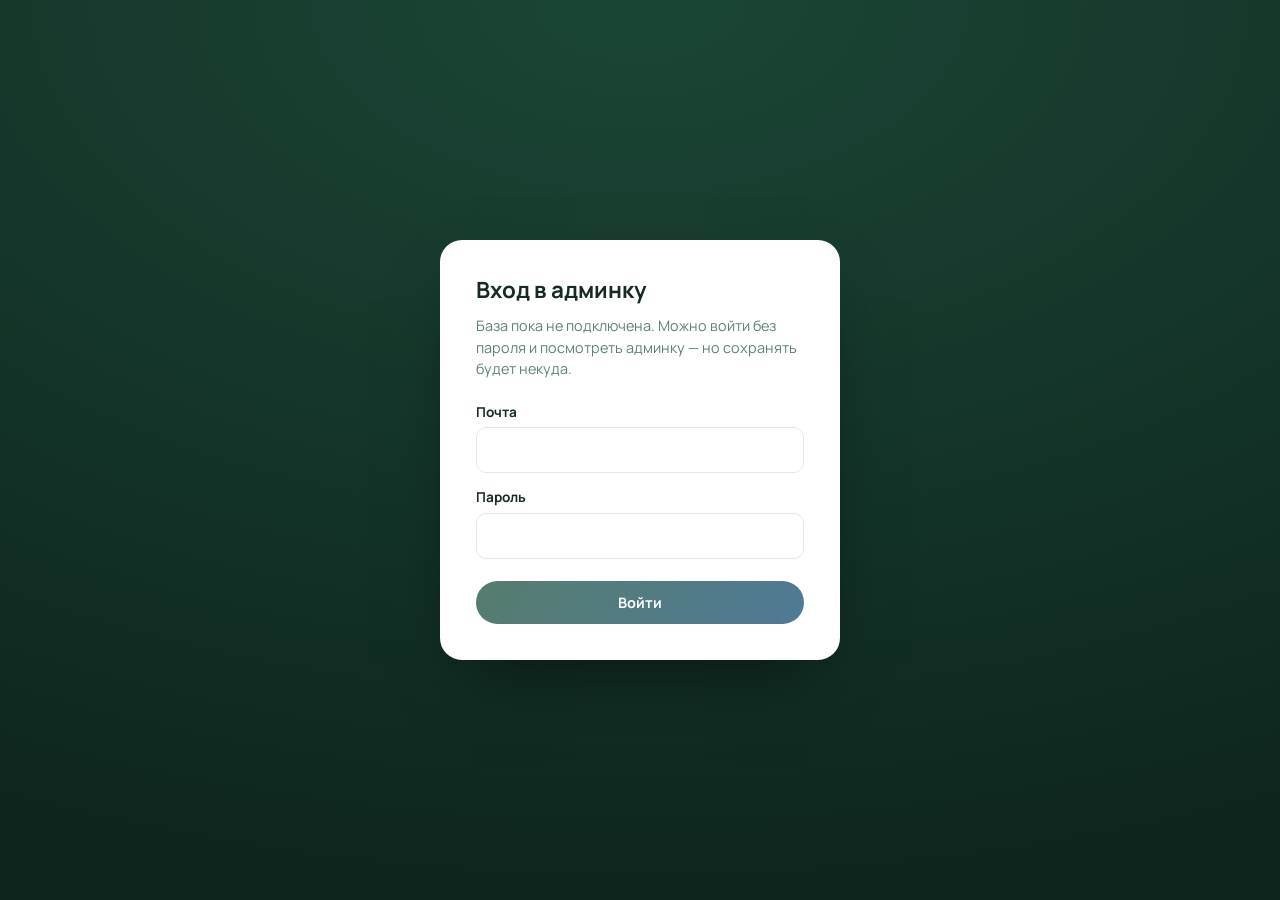
<file: admin.html>
<!DOCTYPE html>
<html lang="ru">
<head>
<meta charset="utf-8">
<meta name="viewport" content="width=device-width, initial-scale=1">
<title>Админка — Кедр и соль</title>
<meta name="robots" content="noindex, nofollow">
<link rel="icon" href="assets/favicon.svg" type="image/svg+xml">
<link rel="preconnect" href="https://fonts.googleapis.com">
<link rel="preconnect" href="https://fonts.gstatic.com" crossorigin>
<link href="https://fonts.googleapis.com/css2?family=Manrope:wght@400;500;600;700;800&display=swap" rel="stylesheet">
<link rel="stylesheet" href="css/admin.css">
</head>
<body>

<!-- Экран входа -->
<div class="login" id="login">
  <form class="login-card" id="login-form">
    <h1>Вход в админку</h1>
    <p class="login-hint" id="login-hint">Введите почту и пароль, которые вам выдали</p>

    <label>Почта
      <input type="email" id="login-email" autocomplete="username" required>
    </label>
    <label>Пароль
      <input type="password" id="login-password" autocomplete="current-password" required>
    </label>

    <p class="error" id="login-error" hidden></p>
    <button class="btn btn-primary" type="submit">Войти</button>
  </form>
</div>

<!-- Рабочий экран -->
<div class="app" id="app" hidden>
  <header class="topbar">
    <span class="topbar-brand">Админка — Кедр и соль</span>
    <div class="topbar-actions">
      <span class="status" id="status"></span>
      <a class="btn btn-ghost" href="index.html" target="_blank" rel="noopener">Открыть сайт</a>
      <button class="btn btn-primary" id="save" type="button">Сохранить</button>
      <button class="btn btn-ghost" id="logout" type="button">Выйти</button>
    </div>
  </header>

  <nav class="tabs" id="tabs">
    <button class="tab" data-panel="general" type="button">Главное</button>
    <button class="tab" data-panel="about" type="button">О салоне</button>
    <button class="tab" data-panel="courses" type="button">Услуги</button>
    <button class="tab" data-panel="cases" type="button">Галерея и отзывы</button>
    <button class="tab" data-panel="history" type="button">История</button>
  </nav>

  <main class="panel" id="panel"></main>
</div>

<div class="toast" id="toast" hidden></div>

<script src="js/config.js"></script>
<script src="js/themes.js"></script>
<script src="js/data.js"></script>
<script src="js/store.js"></script>
<script src="js/admin.js"></script>
</body>
</html>
</file>
<file: css/admin.css>
:root {
  /* Та же палитра «Эвкалипт и песок», что и на сайте (css/style.css) */
  --brand: #6f9b8b;
  --brand-deep: #567c6e;
  --brand-soft: #f5f7f6;
  --second: #8fb0c4;
  --second-deep: #4e7a95;
  --second-soft: #f5f6f8;
  --warm-soft: #f9f6f3;
  --line: #e3e8e6;
  --ink: #172b24;
  --ink-soft: #5e8275;
  --dark: #0e251d;
  --dark-2: #1b4636;
  --white: #fff;
  --bg: #f7faf8;
  --radius: 16px;
  --radius-sm: 10px;
  --font: "Manrope", system-ui, sans-serif;
  --shadow: 0 10px 30px -20px rgba(22, 60, 45, .55);
}

* { box-sizing: border-box; }

/* Синий прямоугольник подсветки нажатия на телефоне — см. css/style.css */
a, button { -webkit-tap-highlight-color: transparent; }
a:focus-visible, button:focus-visible {
  outline: 2px solid currentColor;
  outline-offset: 3px;
  border-radius: 4px;
}

/* Экран входа и рабочий экран прячутся атрибутом hidden. Браузерное правило
   [hidden] { display: none } слабее любого авторского — а у .login задан
   display: grid, из-за чего после входа форма оставалась поверх админки.
   Возвращаем атрибуту силу явным правилом. */
[hidden] { display: none !important; }

body {
  margin: 0;
  font-family: var(--font);
  background: var(--bg);
  color: var(--ink);
  line-height: 1.5;
}

h1, h2, h3 { margin: 0 0 .5em; line-height: 1.25; }

/* ---------- Buttons ---------- */
.btn {
  display: inline-flex;
  align-items: center;
  justify-content: center;
  gap: 6px;
  padding: 11px 20px;
  border: none;
  border-radius: 999px;
  font: inherit;
  font-weight: 700;
  font-size: .9rem;
  cursor: pointer;
  text-decoration: none;
  transition: transform .2s, background .2s, opacity .2s;
}
.btn:hover { transform: translateY(-1px); }
.btn:disabled { opacity: .5; cursor: default; transform: none; }

.btn-primary { background: linear-gradient(120deg, var(--brand-deep), var(--second-deep)); color: var(--white); }
.btn-ghost { background: transparent; color: var(--ink); border: 1px solid var(--line); }
.btn-ghost:hover { background: var(--brand-soft); }

.btn-small { padding: 7px 14px; font-size: .8rem; }
.btn-danger { background: transparent; color: #c0392b; border: 1px solid #f0c8c2; }
.btn-danger:hover { background: #fdf0ee; }

.btn-add {
  background: var(--second-soft);
  color: var(--second-deep);
  border: 1px dashed var(--second);
  width: 100%;
  margin-top: 10px;
}

/* ---------- Login ---------- */
.login {
  min-height: 100vh;
  display: grid;
  place-items: center;
  padding: 24px;
  background: radial-gradient(120% 100% at 50% 0%, var(--dark-2), var(--dark));
}
.login-card {
  width: min(400px, 100%);
  background: var(--white);
  border-radius: 22px;
  padding: 36px;
  box-shadow: 0 30px 70px -30px rgba(0, 0, 0, .6);
}
.login-card h1 { font-size: 1.4rem; }
.login-hint { color: var(--ink-soft); font-size: .9rem; margin: 0 0 22px; }
.login-card label { display: block; margin-bottom: 14px; font-size: .85rem; font-weight: 700; }
.login-card .btn { width: 100%; margin-top: 8px; }

.error {
  background: #fdf0ee;
  color: #c0392b;
  border-radius: var(--radius-sm);
  padding: 10px 14px;
  font-size: .85rem;
  margin: 0 0 14px;
}

/* ---------- Inputs ---------- */
input[type="text"], input[type="email"], input[type="password"], textarea, select {
  width: 100%;
  padding: 11px 14px;
  margin-top: 5px;
  border: 1px solid var(--line);
  border-radius: var(--radius-sm);
  font: inherit;
  font-size: .92rem;
  background: var(--white);
  color: var(--ink);
}
input:focus, textarea:focus, select:focus {
  outline: none;
  border-color: var(--brand);
  box-shadow: 0 0 0 3px rgba(111, 155, 139, .22);
}
textarea { resize: vertical; min-height: 90px; line-height: 1.5; }

.field { margin-bottom: 16px; }
.field > label { display: block; font-size: .82rem; font-weight: 700; color: var(--ink); }
.field-hint { font-size: .78rem; color: var(--ink-soft); margin: 4px 0 0; }

.row { display: grid; grid-template-columns: 1fr 1fr; gap: 14px; }

/* ---------- Layout ---------- */
.topbar {
  position: sticky;
  top: 0;
  z-index: 20;
  display: flex;
  align-items: center;
  justify-content: space-between;
  gap: 16px;
  flex-wrap: wrap;
  padding: 14px 22px;
  background: var(--white);
  border-bottom: 1px solid var(--line);
}
.topbar-brand { font-weight: 800; letter-spacing: .02em; }
.topbar-actions { display: flex; align-items: center; gap: 10px; flex-wrap: wrap; }

.status { font-size: .82rem; color: var(--ink-soft); }
.status.dirty { color: var(--brand-deep); font-weight: 700; }

.tabs {
  position: sticky;
  top: 61px;
  z-index: 15;
  display: flex;
  gap: 6px;
  overflow-x: auto;
  padding: 12px 22px;
  background: var(--bg);
  border-bottom: 1px solid var(--line);
}
.tab {
  padding: 9px 18px;
  border: 1px solid transparent;
  border-radius: 999px;
  background: transparent;
  font: inherit;
  font-weight: 700;
  font-size: .88rem;
  color: var(--ink-soft);
  cursor: pointer;
  white-space: nowrap;
}
.tab:hover { background: var(--brand-soft); }
.tab.active { background: linear-gradient(120deg, var(--brand-deep), var(--second-deep)); color: var(--white); }

.panel {
  max-width: 900px;
  margin: 0 auto;
  padding: 26px 22px 90px;
}

/* ---------- Cards ---------- */
.card {
  background: var(--white);
  border: 1px solid var(--line);
  border-radius: var(--radius);
  padding: 22px;
  margin-bottom: 18px;
}
.card > h2 { font-size: 1.05rem; }
.card-note { color: var(--ink-soft); font-size: .85rem; margin: -4px 0 18px; }

.sub {
  background: var(--bg);
  border: 1px solid var(--line);
  border-radius: var(--radius-sm);
  padding: 16px;
  margin-bottom: 12px;
}

.head {
  display: flex;
  align-items: center;
  justify-content: space-between;
  gap: 10px;
  margin-bottom: 12px;
}
.head-title { font-weight: 800; font-size: .95rem; }
.head-actions { display: flex; gap: 6px; flex-shrink: 0; }

.icon-btn {
  width: 30px;
  height: 30px;
  border: 1px solid var(--line);
  border-radius: 8px;
  background: var(--white);
  cursor: pointer;
  font-size: .9rem;
  line-height: 1;
  color: var(--ink-soft);
}
.icon-btn:hover { background: var(--brand-soft); color: var(--brand-deep); }
.icon-btn.danger:hover { background: #fdf0ee; color: #c0392b; border-color: #f0c8c2; }

/* Строка списка: поле + кнопки */
.line { display: flex; gap: 6px; align-items: flex-start; margin-bottom: 6px; }
.line input, .line textarea { margin-top: 0; }

/* ---------- Photos ---------- */
.photos {
  display: grid;
  grid-template-columns: repeat(auto-fill, minmax(110px, 1fr));
  gap: 10px;
  margin-top: 10px;
}
.photo {
  position: relative;
  aspect-ratio: 3 / 4;
  border-radius: var(--radius-sm);
  overflow: hidden;
  background: var(--brand-soft);
}
.photo img { width: 100%; height: 100%; object-fit: cover; display: block; }
.photo button {
  position: absolute;
  top: 5px; right: 5px;
  width: 26px; height: 26px;
  border: none;
  border-radius: 50%;
  background: rgba(0, 0, 0, .6);
  color: #fff;
  cursor: pointer;
  font-size: .8rem;
  line-height: 1;
}
.photo button:hover { background: #c0392b; }

.dropzone {
  margin-top: 10px;
  padding: 18px;
  border: 2px dashed var(--line);
  border-radius: var(--radius-sm);
  text-align: center;
  color: var(--ink-soft);
  font-size: .85rem;
  cursor: pointer;
}
.dropzone:hover, .dropzone.over { border-color: var(--brand); background: var(--brand-soft); }
.dropzone input { display: none; }

/* ---------- History ---------- */
.version {
  display: flex;
  align-items: center;
  justify-content: space-between;
  gap: 12px;
  padding: 12px 14px;
  border: 1px solid var(--line);
  border-radius: var(--radius-sm);
  margin-bottom: 8px;
  background: var(--white);
  font-size: .9rem;
}

/* ---------- Toast ---------- */
.toast {
  position: fixed;
  left: 50%;
  bottom: 24px;
  transform: translateX(-50%);
  z-index: 100;
  padding: 13px 24px;
  border-radius: 999px;
  background: var(--dark);
  color: var(--white);
  font-size: .88rem;
  font-weight: 700;
  box-shadow: var(--shadow);
}
.toast.bad { background: #c0392b; }

@media (max-width: 640px) {
  .row { grid-template-columns: 1fr; }
  .tabs { top: 105px; }
  .topbar { justify-content: center; }
  .panel { padding: 20px 14px 90px; }
  .card { padding: 16px; }
}

/* ---------- Выбор темы сайта ---------- */
.themes {
  display: grid;
  grid-template-columns: repeat(auto-fill, minmax(190px, 1fr));
  gap: 10px;
  margin-top: 12px;
}
.theme {
  display: block;
  text-align: left;
  padding: 12px 14px;
  border: 1px solid var(--line);
  border-radius: var(--radius-sm);
  background: var(--white);
  font: inherit;
  cursor: pointer;
  transition: border-color .2s, box-shadow .2s;
}
.theme:hover { border-color: var(--brand); }
.theme.active {
  border-color: var(--brand-deep);
  box-shadow: 0 0 0 2px rgba(111, 155, 139, .3);
}
.theme-dots { display: flex; gap: 5px; margin-bottom: 9px; }
.theme-dots i {
  display: block;
  width: 20px;
  height: 20px;
  border-radius: 50%;
  border: 1px solid rgba(0, 0, 0, .08);
}
.theme-name { display: block; font-weight: 800; font-size: .9rem; }
.theme-note { display: block; font-size: .78rem; color: var(--ink-soft); margin-top: 3px; line-height: 1.35; }
</file>
